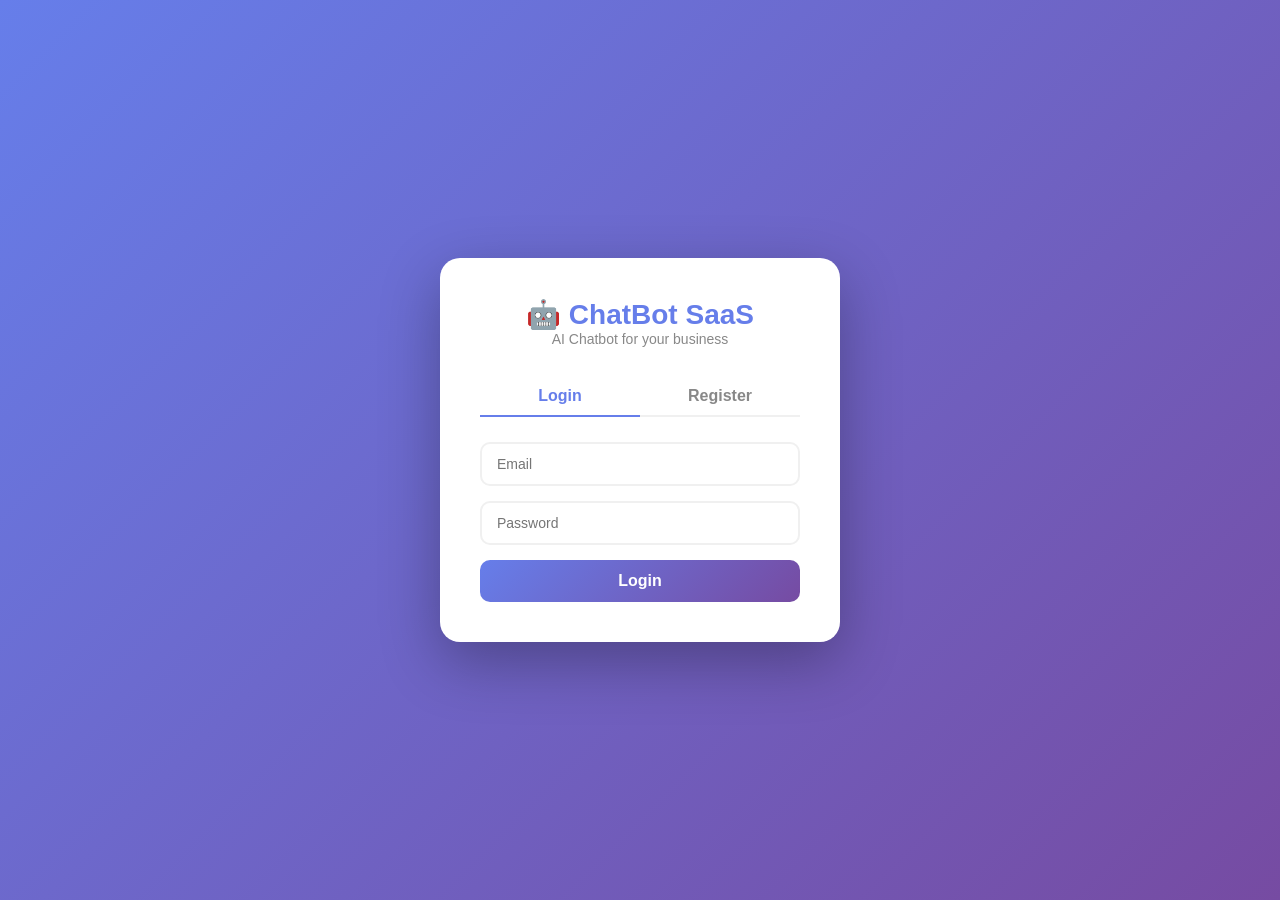
<file: frontend/index.html>
<!DOCTYPE html>
<html lang="en">
<head>
    <meta charset="UTF-8">
    <meta name="viewport" content="width=device-width, initial-scale=1.0">
    <title>Chatbot SaaS - Login</title>
    <style>
        * {
            margin: 0;
            padding: 0;
            box-sizing: border-box;
            font-family: 'Segoe UI', sans-serif;
        }

        body {
            background: linear-gradient(135deg, #667eea, #764ba2);
            min-height: 100vh;
            display: flex;
            align-items: center;
            justify-content: center;
        }

        .container {
            background: white;
            padding: 40px;
            border-radius: 20px;
            width: 400px;
            box-shadow: 0 20px 60px rgba(0,0,0,0.3);
        }

        .logo {
            text-align: center;
            margin-bottom: 30px;
        }

        .logo h1 {
            color: #667eea;
            font-size: 28px;
        }

        .logo p {
            color: #888;
            font-size: 14px;
        }

        .tabs {
            display: flex;
            margin-bottom: 25px;
            border-bottom: 2px solid #f0f0f0;
        }

        .tab {
            flex: 1;
            padding: 10px;
            text-align: center;
            cursor: pointer;
            color: #888;
            font-weight: 600;
        }

        .tab.active {
            color: #667eea;
            border-bottom: 2px solid #667eea;
            margin-bottom: -2px;
        }

        .form { display: none; }
        .form.active { display: block; }

        input {
            width: 100%;
            padding: 12px 15px;
            margin-bottom: 15px;
            border: 2px solid #f0f0f0;
            border-radius: 10px;
            font-size: 14px;
            outline: none;
            transition: border 0.3s;
        }

        input:focus { border-color: #667eea; }

        button {
            width: 100%;
            padding: 12px;
            background: linear-gradient(135deg, #667eea, #764ba2);
            color: white;
            border: none;
            border-radius: 10px;
            font-size: 16px;
            cursor: pointer;
            font-weight: 600;
        }

        button:hover { opacity: 0.9; }

        .message {
            margin-top: 15px;
            padding: 10px;
            border-radius: 8px;
            text-align: center;
            font-size: 14px;
            display: none;
        }

        .message.error { background: #fee; color: #e44; }
        .message.success { background: #efe; color: #4a4; }
    </style>
</head>
<body>
    <div class="container">
        <div class="logo">
            <h1>🤖 ChatBot SaaS</h1>
            <p>AI Chatbot for your business</p>
        </div>

        <div class="tabs">
            <div class="tab active" onclick="showTab('login')">Login</div>
            <div class="tab" onclick="showTab('register')">Register</div>
        </div>

        <!-- Login Form -->
        <div class="form active" id="login">
            <input type="email" id="login-email" placeholder="Email">
            <input type="password" id="login-password" placeholder="Password">
            <button onclick="login()">Login</button>
        </div>

        <!-- Register Form -->
        <div class="form" id="register">
            <input type="text" id="reg-username" placeholder="Username">
            <input type="email" id="reg-email" placeholder="Email">
            <input type="password" id="reg-password" placeholder="Password">
            <button onclick="register()">Create Account</button>
        </div>

        <div class="message" id="message"></div>
    </div>

    <script>
        const API = 'https://chatbot-backend-kbpn.onrender.com';

        function showTab(tab) {
            document.querySelectorAll('.tab').forEach(t => t.classList.remove('active'));
            document.querySelectorAll('.form').forEach(f => f.classList.remove('active'));
            document.querySelector(`#${tab}`).classList.add('active');
            event.target.classList.add('active');
        }

        function showMessage(text, type) {
            const msg = document.getElementById('message');
            msg.textContent = text;
            msg.className = `message ${type}`;
            msg.style.display = 'block';
        }

        async function login() {
            const email = document.getElementById('login-email').value;
            const password = document.getElementById('login-password').value;

            try {
                const res = await fetch(`${API}/api/auth/login`, {
                    method: 'POST',
                    headers: { 'Content-Type': 'application/json' },
                    body: JSON.stringify({ email, username: email, password })
                });

                const data = await res.json();

                if (res.ok) {
                    localStorage.setItem('token', data.token);
                    window.location.href = "companies.html";;
                } else {
                    showMessage(data.detail, 'error');
                }
            } catch (err) {
                showMessage('Connection error!', 'error');
            }
        }

        async function register() {
            const username = document.getElementById('reg-username').value;
            const email = document.getElementById('reg-email').value;
            const password = document.getElementById('reg-password').value;

            try {
                const res = await fetch(`${API}/api/auth/register`, {
                    method: 'POST',
                    headers: { 'Content-Type': 'application/json' },
                    body: JSON.stringify({ username, email, password })
                });

                const data = await res.json();

                if (res.ok) {
                    showMessage('Account created! Please login.', 'success');
                    showTab('login');
                } else {
                    showMessage(data.detail, 'error');
                }
            } catch (err) {
                showMessage('Connection error!', 'error');
            }
        }
    </script>
</body>
</html>
</file>
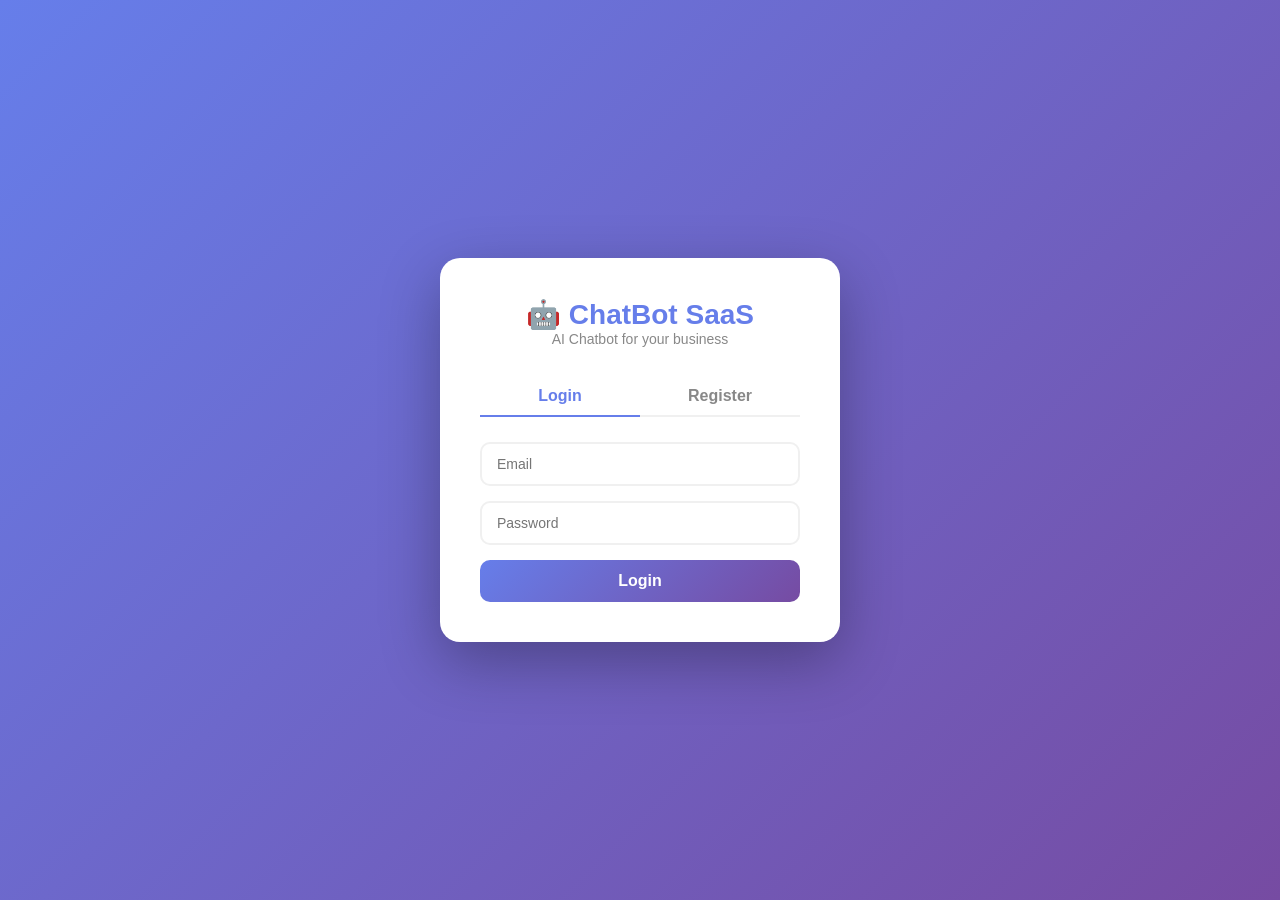
<file: frontend/chat.html>
<!DOCTYPE html>
<html lang="en">
<head>
    <meta charset="UTF-8">
    <meta name="viewport" content="width=device-width, initial-scale=1.0">
    <title>Chatbot SaaS - Chat</title>
    <style>
        * {
            margin: 0;
            padding: 0;
            box-sizing: border-box;
            font-family: 'Segoe UI', sans-serif;
        }

        body {
            background: #f5f5f5;
            height: 100vh;
            display: flex;
        }

        /* Sidebar */
        .sidebar {
            width: 280px;
            background: #1a1a2e;
            color: white;
            display: flex;
            flex-direction: column;
            padding: 20px;
        }

        .sidebar-header {
            font-size: 20px;
            font-weight: bold;
            margin-bottom: 20px;
            color: #667eea;
        }

        .new-chat-btn {
            background: #667eea;
            color: white;
            border: none;
            padding: 12px;
            border-radius: 10px;
            cursor: pointer;
            font-size: 14px;
            margin-bottom: 20px;
            width: 100%;
        }

        .conversation-list {
            flex: 1;
            overflow-y: auto;
        }

        .conversation-item {
            padding: 12px;
            border-radius: 8px;
            cursor: pointer;
            margin-bottom: 5px;
            font-size: 13px;
            color: #ccc;
            white-space: nowrap;
            overflow: hidden;
            text-overflow: ellipsis;
        }

        .conversation-item:hover,
        .conversation-item.active {
            background: #667eea;
            color: white;
        }

        .logout-btn {
            background: transparent;
            color: #888;
            border: 1px solid #333;
            padding: 10px;
            border-radius: 8px;
            cursor: pointer;
            width: 100%;
            margin-top: 10px;
        }

        /* Chat Area */
        .chat-area {
            flex: 1;
            display: flex;
            flex-direction: column;
        }

        .chat-header {
            background: white;
            padding: 20px;
            border-bottom: 1px solid #eee;
            font-weight: bold;
            font-size: 18px;
            color: #333;
        }

        .messages {
            flex: 1;
            overflow-y: auto;
            padding: 20px;
            display: flex;
            flex-direction: column;
            gap: 15px;
        }

        .message {
            max-width: 70%;
            padding: 12px 16px;
            border-radius: 15px;
            font-size: 14px;
            line-height: 1.5;
        }

        .message.user {
            background: #667eea;
            color: white;
            align-self: flex-end;
            border-bottom-right-radius: 4px;
        }

        .message.assistant {
            background: white;
            color: #333;
            align-self: flex-start;
            border-bottom-left-radius: 4px;
            box-shadow: 0 2px 8px rgba(0,0,0,0.1);
        }

        .input-area {
            background: white;
            padding: 20px;
            border-top: 1px solid #eee;
            display: flex;
            gap: 10px;
        }

        .input-area input {
            flex: 1;
            padding: 12px 16px;
            border: 2px solid #eee;
            border-radius: 25px;
            outline: none;
            font-size: 14px;
        }

        .input-area input:focus {
            border-color: #667eea;
        }

        .send-btn {
            background: #667eea;
            color: white;
            border: none;
            padding: 12px 24px;
            border-radius: 25px;
            cursor: pointer;
            font-size: 14px;
            font-weight: 600;
        }

        .send-btn:hover { opacity: 0.9; }

        .welcome {
            text-align: center;
            color: #888;
            margin: auto;
        }

        .welcome h2 { margin-bottom: 10px; }

        .typing {
            color: #888;
            font-style: italic;
            font-size: 13px;
            padding: 0 20px;
        }
    </style>
</head>
<body>
    <!-- Sidebar -->
    <div class="sidebar">
        <div class="sidebar-header">🤖 ChatBot SaaS</div>
        <button class="new-chat-btn" onclick="newChat()">+ New Chat</button>
        <div class="conversation-list" id="conversation-list"></div>
        <button class="logout-btn" onclick="logout()">Logout</button>
    </div>

    <!-- Chat Area -->
    <div class="chat-area">
        <div class="chat-header" id="chat-header">
            Select a conversation or start a new chat
        </div>

        <div class="messages" id="messages">
            <div class="welcome">
                <h2>👋 Welcome!</h2>
                <p>Start a new chat or select an existing conversation</p>
            </div>
        </div>

        <p class="typing" id="typing" style="display:none">AI is typing...</p>

        <div class="input-area">
            <input
                type="text"
                id="message-input"
                placeholder="Type your message..."
                onkeypress="if(event.key==='Enter') sendMessage()"
            >
            <button class="send-btn" onclick="sendMessage()">Send</button>
        </div>
    </div>

    <script>
        const API = 'https://chatbot-backend-kbpn.onrender.com';
        const token = localStorage.getItem('token');
        let currentConversationId = null;

        // Redirect to login if no token
        if (!token) window.location.href = 'index.html';

        // Load conversations on page load
        loadConversations();

        async function loadConversations() {
            try {
                const res = await fetch(`${API}/api/chat/conversations?token=${token}`);
                const data = await res.json();

                const list = document.getElementById('conversation-list');
                list.innerHTML = '';

                data.conversations.forEach(conv => {
                    const item = document.createElement('div');
                    item.className = 'conversation-item';
                    item.textContent = conv.title;
                    item.onclick = () => loadMessages(conv.id, conv.title);
                    list.appendChild(item);
                });
            } catch (err) {
                console.error('Error loading conversations');
            }
        }

        async function loadMessages(conversationId, title) {
            currentConversationId = conversationId;

            // Update header
            document.getElementById('chat-header').textContent = title;

            // Update active conversation
            document.querySelectorAll('.conversation-item').forEach(i => i.classList.remove('active'));
            event.target.classList.add('active');

            try {
                const res = await fetch(
                    `${API}/api/chat/conversations/${conversationId}/messages?token=${token}`
                );
                const data = await res.json();

                const messagesDiv = document.getElementById('messages');
                messagesDiv.innerHTML = '';

                data.messages.forEach(msg => {
                    addMessageToUI(msg.role, msg.content);
                });

                scrollToBottom();
            } catch (err) {
                console.error('Error loading messages');
            }
        }

        async function sendMessage() {
            const input = document.getElementById('message-input');
            const message = input.value.trim();

            if (!message) return;

            // Show user message immediately
            addMessageToUI('user', message);
            input.value = '';
            scrollToBottom();

            // Show typing indicator
            document.getElementById('typing').style.display = 'block';

            try {
                const res = await fetch(`${API}/api/chat/chat?token=${token}`, {
                    method: 'POST',
                    headers: { 'Content-Type': 'application/json' },
                    body: JSON.stringify({
                        message: message,
                        conversation_id: currentConversationId
                    })
                });

                const data = await res.json();

                // Hide typing indicator
                document.getElementById('typing').style.display = 'none';

                // Show AI response
                addMessageToUI('assistant', data.ai_response);

                // Update conversation id
                currentConversationId = data.conversation_id;

                // Reload conversations list
                loadConversations();
                scrollToBottom();

            } catch (err) {
                document.getElementById('typing').style.display = 'none';
                addMessageToUI('assistant', 'Error: Could not connect to server!');
            }
        }

        function addMessageToUI(role, content) {
            const messagesDiv = document.getElementById('messages');
            const msg = document.createElement('div');
            msg.className = `message ${role}`;
            msg.textContent = content;
            messagesDiv.appendChild(msg);
        }

        function newChat() {
            currentConversationId = null;
            document.getElementById('messages').innerHTML = `
                <div class="welcome">
                    <h2>👋 New Chat</h2>
                    <p>Type your message to start!</p>
                </div>
            `;
            document.getElementById('chat-header').textContent = 'New Chat';
            document.querySelectorAll('.conversation-item').forEach(i => i.classList.remove('active'));
        }

        function scrollToBottom() {
            const messages = document.getElementById('messages');
            messages.scrollTop = messages.scrollHeight;
        }

        function logout() {
            localStorage.removeItem('token');
            window.location.href = 'index.html';
        }
    </script>
</body>
</html>
</file>
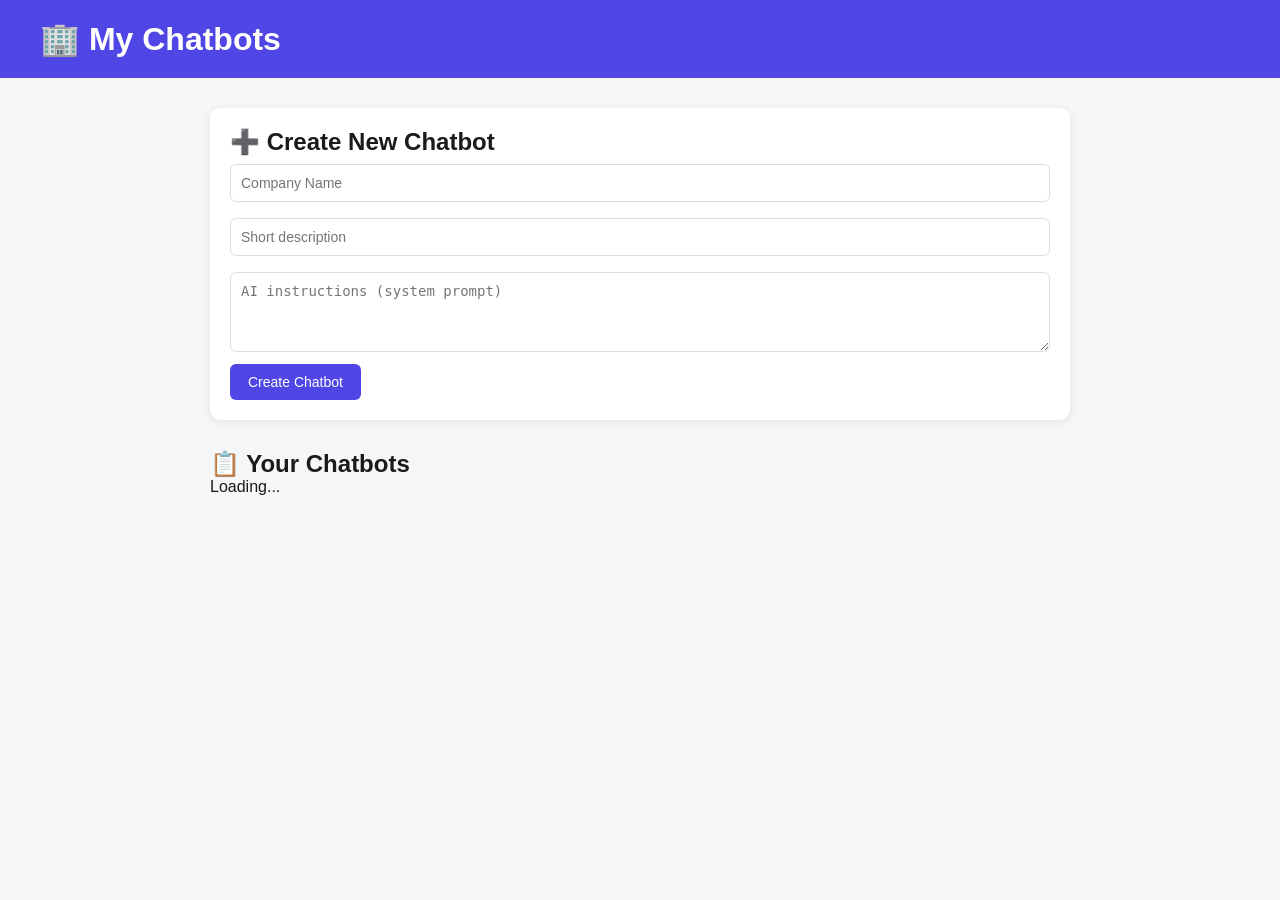
<file: frontend/companies.html>
<!DOCTYPE html>
<html>
<head>
  <meta charset="UTF-8">
  <title>My Companies</title>
  <link rel="stylesheet" href="style.css">
</head>
<body>

<header class="topbar">
  <h1>🏢 My Chatbots</h1>
</header>

<main class="container">

  <section class="card form-card">
    <h2>➕ Create New Chatbot</h2>
    <input type="text" id="name" placeholder="Company Name">
    <input type="text" id="description" placeholder="Short description">
    <textarea id="prompt" placeholder="AI instructions (system prompt)"></textarea>
    <button onclick="createCompany()">Create Chatbot</button>
  </section>

  <section>
    <h2>📋 Your Chatbots</h2>
    <div id="companies-list" class="grid">Loading...</div>
  </section>

</main>

<script src="companies.js"></script>
</body>
</html>
</file>
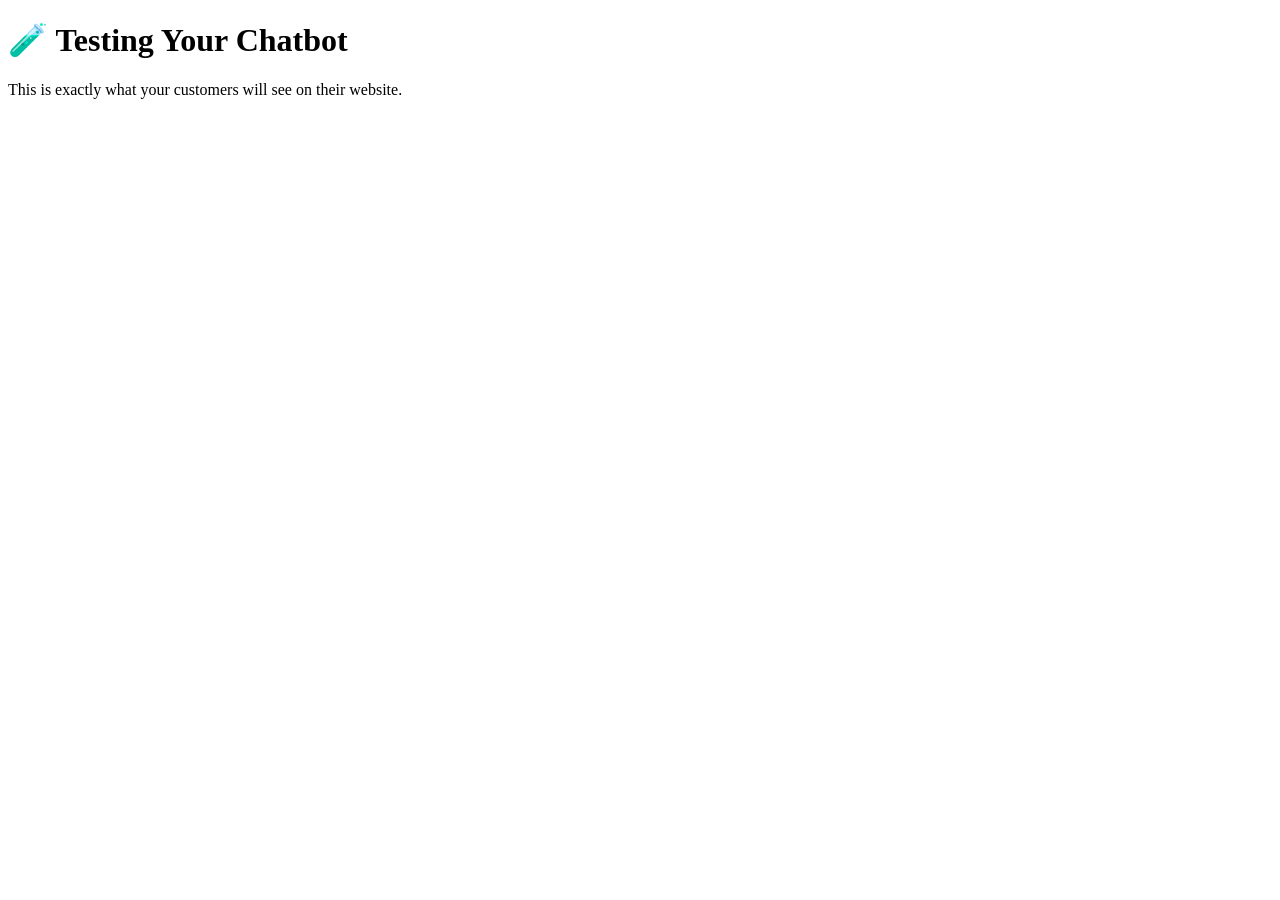
<file: frontend/preview.html>
<!DOCTYPE html>
<html lang="en">
<head>
  <meta charset="UTF-8">
  <title>Test Chatbot</title>
</head>
<body>
  <h1>🧪 Testing Your Chatbot</h1>
  <p>This is exactly what your customers will see on their website.</p>

  <script>
    // Step 1: Read company_id from URL (e.g. preview.html?company_id=5)
    const params = new URLSearchParams(window.location.search);
    const companyId = params.get('company_id');

    // Step 2: Create the widget script dynamically
    const script = document.createElement('script');
    script.src = 'https://chatbot-frontend-iwnp.onrender.com/widget.js';
    script.setAttribute('data-company-id', companyId);
    document.body.appendChild(script);
  </script>
</body>
</html>
</file>
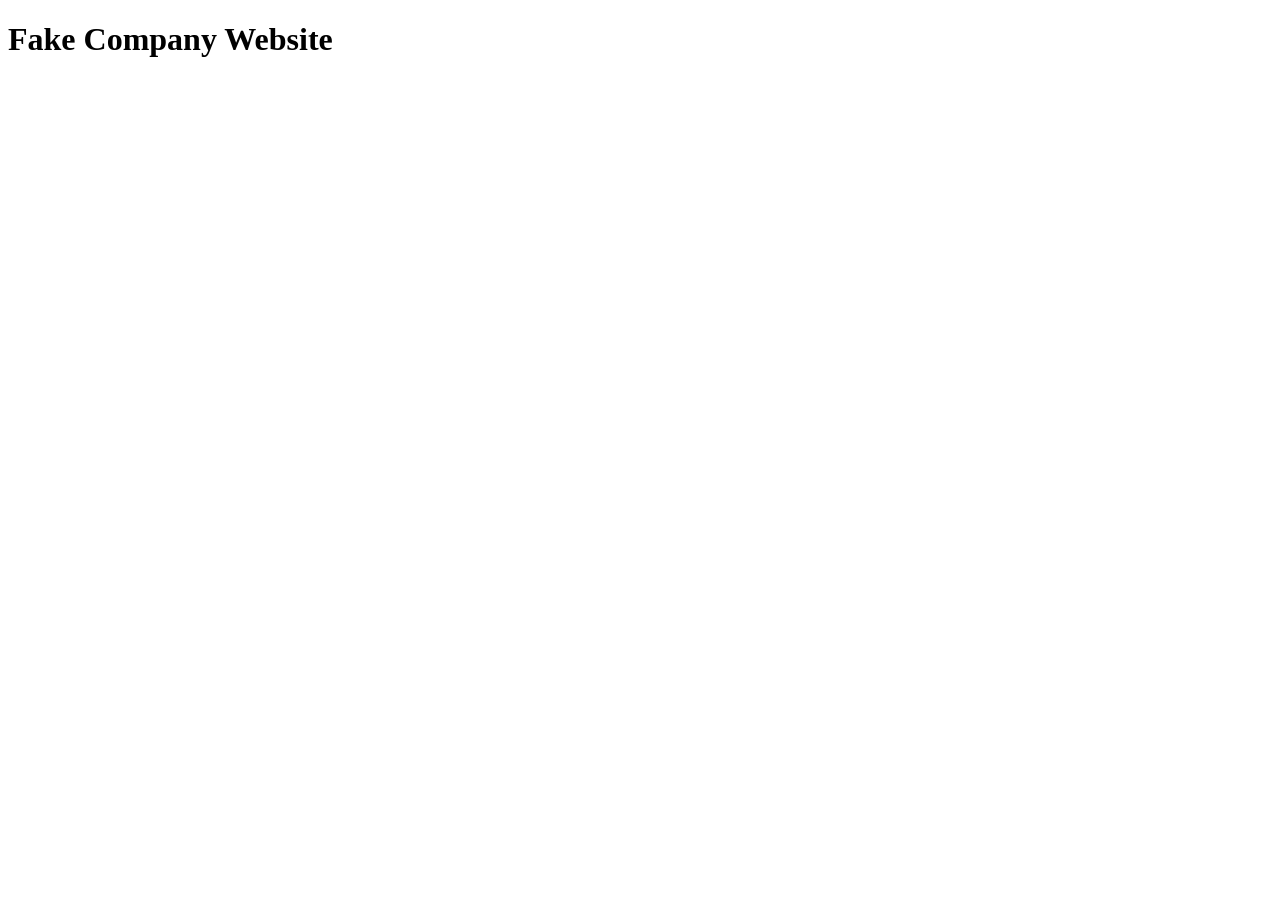
<file: frontend/test-site.html>
<!DOCTYPE html>
<html lang="en">
<head>
  <meta charset="UTF-8">
  <title>Fake Company Website</title>
</head>
<body>
  <h1>Fake Company Website</h1>
  <script src="https://chatbot-frontend-iwnp.onrender.com/widget.js" data-company-id="1"></script>
</body>
</html>
</file>
<file: frontend/style.css>
* { box-sizing: border-box; margin: 0; padding: 0; }

body {
  font-family: 'Segoe UI', Arial, sans-serif;
  background: #f4f6f8;
  color: #1a1a1a;
}

.topbar {
  background: #4f46e5;
  color: white;
  padding: 20px 40px;
}

.container {
  max-width: 900px;
  margin: 30px auto;
  padding: 0 20px;
}

.card {
  background: white;
  border-radius: 10px;
  padding: 20px;
  box-shadow: 0 2px 8px rgba(0,0,0,0.08);
  margin-bottom: 30px;
}

.form-card input,
.form-card textarea {
  width: 100%;
  padding: 10px;
  margin: 8px 0;
  border: 1px solid #ddd;
  border-radius: 6px;
  font-size: 14px;
}

.form-card textarea { height: 80px; }

.form-card button {
  background: #4f46e5;
  color: white;
  border: none;
  padding: 10px 18px;
  border-radius: 6px;
  cursor: pointer;
  font-size: 14px;
}

.form-card button:hover { background: #4338ca; }

.grid {
  display: grid;
  grid-template-columns: repeat(auto-fill, minmax(260px, 1fr));
  gap: 16px;
}
</file>
